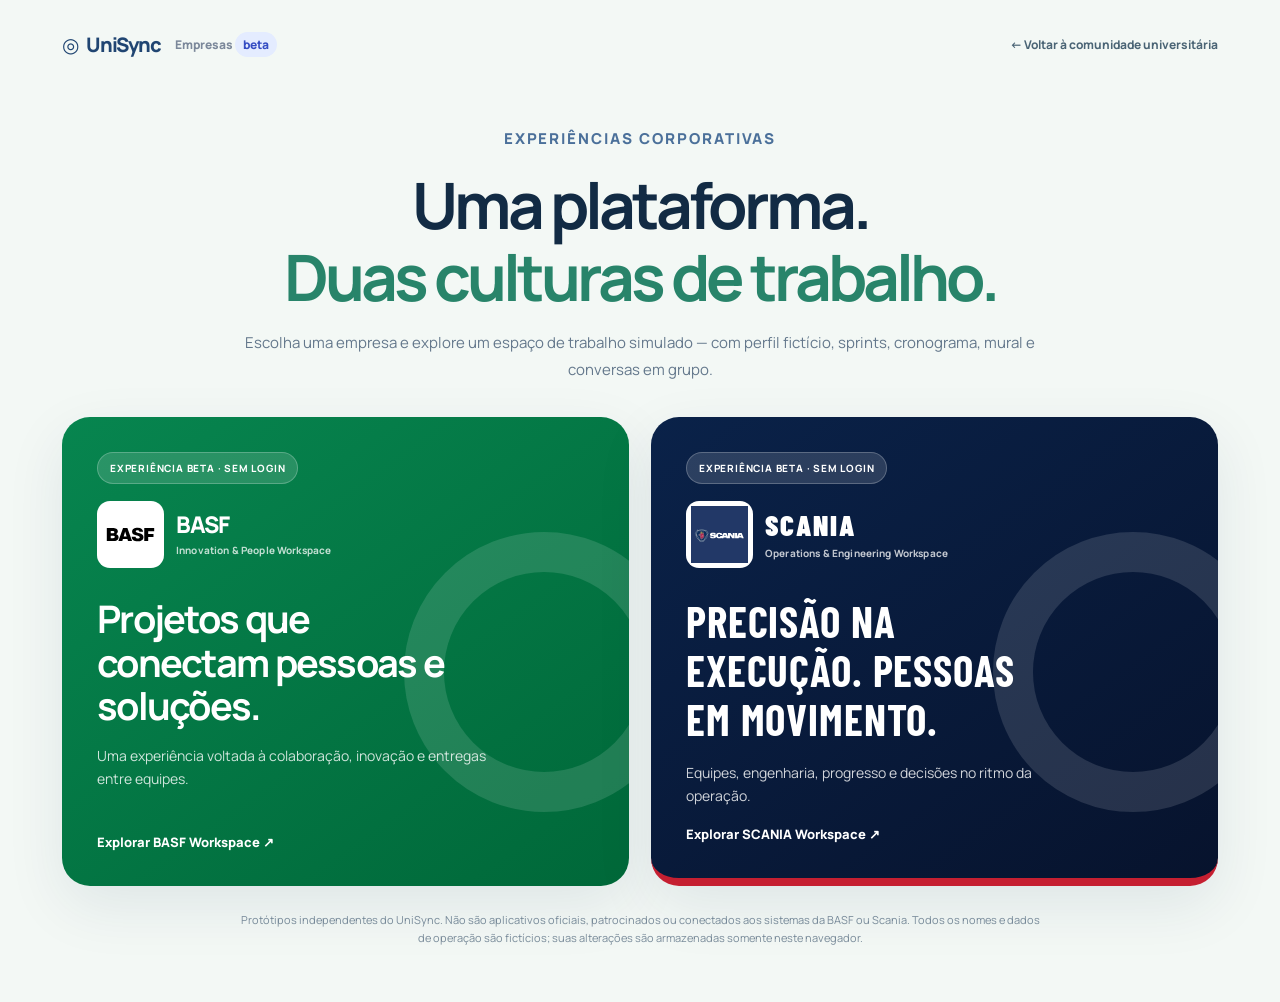
<file: empresas/index.html>
<!doctype html>
<html lang="pt-BR">
<head>
<meta charset="utf-8">
<meta name="viewport" content="width=device-width,initial-scale=1,viewport-fit=cover">
<meta name="theme-color" content="#0c6743">
<title>UniSync Empresas · Beta</title>
<meta name="description" content="Protótipos empresariais independentes do UniSync para BASF e Scania, com dados fictícios.">
<link rel="preconnect" href="https://fonts.googleapis.com">
<link rel="preconnect" href="https://fonts.gstatic.com" crossorigin>
<link href="https://fonts.googleapis.com/css2?family=Barlow+Condensed:wght@500;600;700;800&family=DM+Sans:wght@400;500;600;700;800&family=Manrope:wght@400;500;600;700;800&display=swap" rel="stylesheet">
<link rel="stylesheet" href="./styles.css">
</head>
<body><div id="corp-app"><p style="padding:32px;font:600 16px sans-serif">Carregando UniSync Empresas...</p></div><script type="module" src="./app.js"></script></body>
</html>
</file>
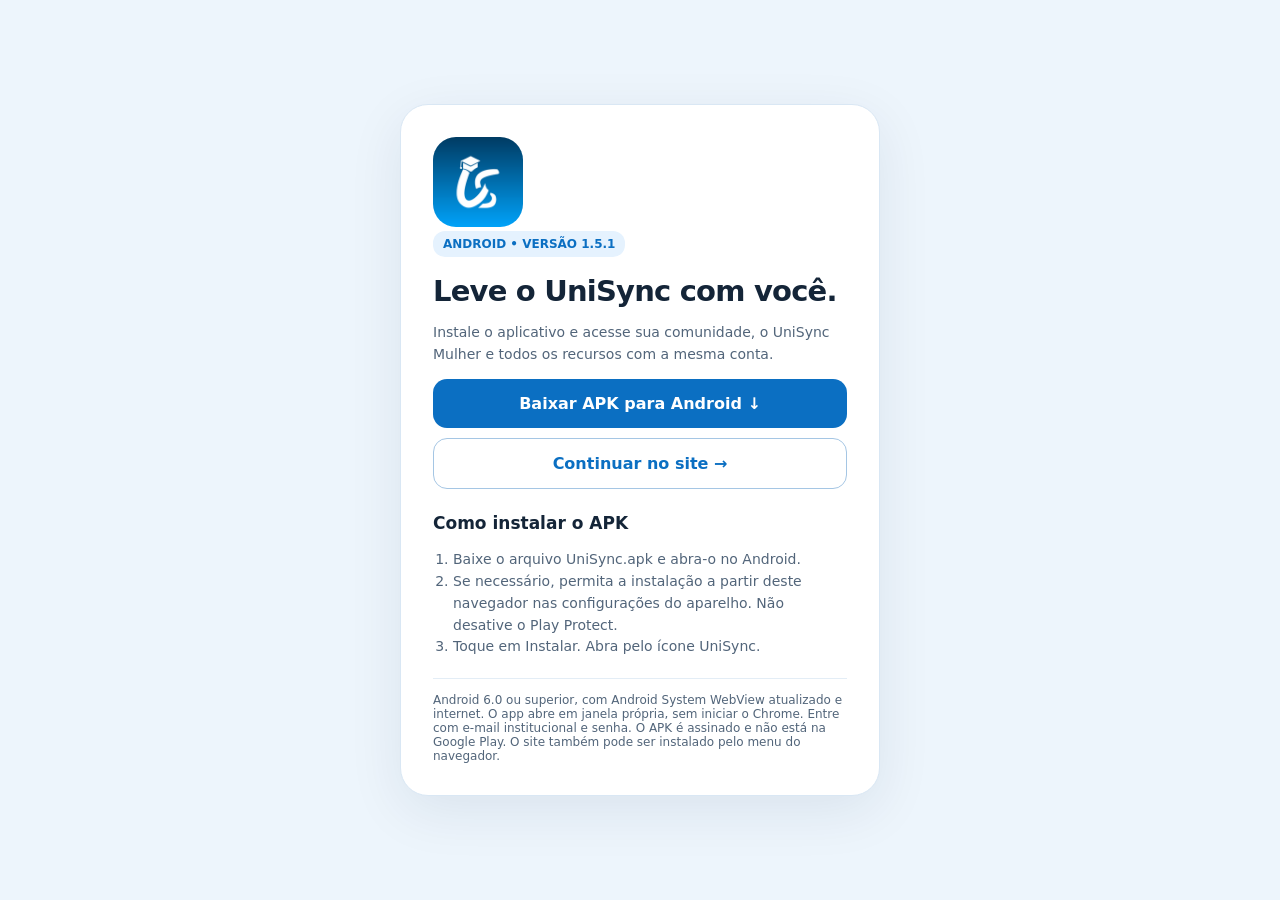
<file: instalar.html>
<!doctype html>
<html lang="pt-BR">
<head><meta charset="utf-8"><meta name="viewport" content="width=device-width,initial-scale=1,viewport-fit=cover"><meta name="theme-color" content="#0F1A2B"><link rel="manifest" href="./manifest.webmanifest"><title>Instalar UniSync</title><style>
*{box-sizing:border-box}body{margin:0;background:#edf5fc;color:#142538;font-family:Inter,system-ui,sans-serif;min-height:100dvh;display:grid;place-items:center;padding:24px}main{width:min(100%,480px);background:#fff;border:1px solid #d9e7f4;border-radius:28px;padding:32px;box-shadow:0 15px 55px #102a4a15}img{width:90px;height:90px;border-radius:23px}h1{font-size:29px;letter-spacing:-.8px;margin:17px 0 8px}p,li{line-height:1.55;color:#52657a;font-size:14px}a,button{font:inherit}.primary,.secondary{display:flex;align-items:center;justify-content:center;text-decoration:none;width:100%;font-weight:700;border-radius:14px;padding:15px 12px;margin:10px 0;cursor:pointer}.primary{background:#0b6fc2;color:#fff;border:0}.secondary{background:transparent;border:1px solid #a5c6e4;color:#0b6fc2}button[hidden]{display:none}.tag{display:inline-block;font-size:12px;color:#0b6fc2;background:#e5f2fe;padding:6px 10px;border-radius:12px;font-weight:600}footer{border-top:1px solid #e3edf6;margin-top:20px;padding-top:14px;font-size:12px;color:#52657a}ol{padding-left:20px}a:focus-visible,button:focus-visible{outline:3px solid #8353c7;outline-offset:3px}@media(prefers-color-scheme:dark){body{background:#0f1a2b;color:#e4effb}main{background:#16263b;border-color:#2a3c52}p,li,footer{color:#b3c4d8}.secondary{color:#a3d4ff;border-color:#446281}.tag{background:#233d5b;color:#b4dcff}footer{border-color:#2a3c52}}</style></head>
<body><main><img src="icon-192.png" alt="UniSync"><br><span class="tag">ANDROID • VERSÃO 1.5.1</span><h1>Leve o UniSync com você.</h1><p>Instale o aplicativo e acesse sua comunidade, o UniSync Mulher e todos os recursos com a mesma conta.</p><a class="primary" href="./UniSync.apk?v=1.5.1" download="UniSync.apk">Baixar APK para Android ↓</a><button class="secondary" id="pwa" hidden>Instalar pelo navegador</button><a class="secondary" href="./social-v12/">Continuar no site →</a><h2 style="font-size:17px;margin-top:24px">Como instalar o APK</h2><ol><li>Baixe o arquivo UniSync.apk e abra-o no Android.</li><li>Se necessário, permita a instalação a partir deste navegador nas configurações do aparelho. Não desative o Play Protect.</li><li>Toque em Instalar. Abra pelo ícone UniSync.</li></ol><footer>Android 6.0 ou superior, com Android System WebView atualizado e internet. O app abre em janela própria, sem iniciar o Chrome. Entre com e-mail institucional e senha. O APK é assinado e não está na Google Play. O site também pode ser instalado pelo menu do navegador.</footer></main><script>let promptEvent;const btn=document.getElementById('pwa');window.addEventListener('beforeinstallprompt',e=>{e.preventDefault();promptEvent=e;btn.hidden=false;});btn.onclick=async()=>{if(promptEvent){await promptEvent.prompt();promptEvent=null;btn.hidden=true;}};if('serviceWorker'in navigator)navigator.serviceWorker.register('./sw.js').catch(console.warn);</script></body></html>
</file>
<file: empresas/styles.css>
:root{font-family:"Manrope",Arial,sans-serif;font-size:14px;--accent:#0b8754;--accent-dark:#006d41;--ink:#19392f;--muted:#74877f;--bg:#f3f8f5;--surface:#fff;--line:#e1ece5;--aside:#fff;--hero:#0d7f4a;--hero2:#039a69;--light:#e5f5ec;--shadow:0 8px 30px rgba(18,69,43,.06)}*{box-sizing:border-box}html,body{margin:0;min-height:100%;scroll-behavior:smooth}body{background:var(--bg);color:var(--ink)}button,input,select,textarea{font:inherit}button,a{transition:background .15s,border-color .15s,transform .15s}button{cursor:pointer}button:focus-visible,a:focus-visible,input:focus-visible,select:focus-visible,textarea:focus-visible{outline:3px solid #65b5ed;outline-offset:2px}a{color:inherit;text-decoration:none}h1,h2,h3,h4,p{margin:0}p{line-height:1.65}body[data-company="scania"]{--accent:#113d78;--accent-dark:#10294b;--ink:#172947;--muted:#7c8ca6;--bg:#edf2f8;--surface:#fff;--line:#dde5f0;--aside:#0a1a39;--hero:#091f44;--hero2:#154b87;--light:#e8eff8;--shadow:0 10px 30px rgba(18,49,95,.07);font-family:"DM Sans",sans-serif}body[data-company="scania"] h1,body[data-company="scania"] h2,body[data-company="scania"] h3,body[data-company="scania"] .c-brand-lock strong{font-family:"Barlow Condensed",sans-serif;letter-spacing:.02em}body[data-company="scania"] h1{font-weight:800;line-height:1.03;text-transform:uppercase}body[data-company="scania"] .c-eyebrow{letter-spacing:.18em}body[data-company="scania"] .c-btn.c-primary{background:#c9273c}body[data-company="scania"] .c-btn.c-primary:hover{background:#b51d30}
.c-chooser{max-width:1220px;margin:0 auto;padding:31px 32px 54px}.c-chooser-head{display:flex;align-items:center;justify-content:space-between;gap:14px}.c-uni-logo{display:flex;gap:7px;align-items:center;font-size:20px;color:#204572}.c-uni-logo strong{font-weight:900;letter-spacing:-.06em}.c-uni-logo span{margin-left:7px;font-size:12px;font-weight:800;color:#7b889a}.c-uni-logo em{font-style:normal;background:#e4ecff;color:#354dc3;border-radius:99px;padding:4px 8px}.c-back{font-size:12px;font-weight:750;color:#4a6475}.c-back:hover{text-decoration:underline}.c-chooser-copy{text-align:center;max-width:810px;margin:67px auto 34px}.c-chooser-copy .c-eyebrow{color:#4b709a}.c-chooser-copy h1{font-size:clamp(37px,5vw,65px);letter-spacing:-.062em;line-height:1.12;color:#122b44;margin:17px 0}.c-chooser-copy h1 em{font-style:normal;color:#28846a}.c-chooser-copy p{font-size:15px;color:#64788c;line-height:1.8}.c-choices{display:grid;grid-template-columns:repeat(2,minmax(0,1fr));gap:22px}.c-choice{display:flex;flex-direction:column;gap:17px;padding:35px;min-height:375px;border-radius:28px;box-shadow:0 20px 60px #0e294d16;position:relative;overflow:hidden}.c-choice::after{content:"";position:absolute;right:-55px;top:115px;width:200px;height:200px;border:40px solid #ffffff20;border-radius:100%}.c-choice.basf{background:linear-gradient(145deg,#07854f,#006839);color:white}.c-choice.scania{background:linear-gradient(145deg,#0a2249,#07132d);color:white;border-bottom:8px solid #c51f31}.c-choice:hover{transform:translateY(-4px)}.c-choice-badge{display:inline-block;align-self:flex-start;padding:8px 12px;border-radius:100px;background:#ffffff24;border:1px solid #ffffff3a;font-weight:750;font-size:10px;letter-spacing:.08em}.c-choice h2{font-size:clamp(29px,3vw,38px);line-height:1.14;max-width:370px;letter-spacing:-.045em;margin-top:12px;z-index:1}.c-choice.scania h2{font-family:"Barlow Condensed";text-transform:uppercase;letter-spacing:.02em;font-size:43px}.c-choice p{color:#ffffffcf;max-width:390px;z-index:1}.c-choice-open{font-weight:800;font-size:13px;margin-top:auto;z-index:1}.c-disclaimer{margin:25px auto 0;max-width:800px;text-align:center;color:#7a8c9b;font-size:11px;line-height:1.7}
.c-brand-lock{display:flex;align-items:center;gap:12px;min-width:0}.c-brand-lock strong{display:block;font-size:23px;font-weight:900;letter-spacing:-.055em;line-height:1}.c-brand-lock small{display:block;font-size:10px;font-weight:750;opacity:.75;margin-top:7px;letter-spacing:.015em}.c-brand-lock.scania strong{letter-spacing:.07em;font-family:"Barlow Condensed",sans-serif;font-size:29px}.c-symbol{background:#fff;border-radius:10px;width:47px;height:47px;flex:none;display:grid;place-items:center;padding:5px;overflow:hidden}.c-symbol img{max-height:100%;max-width:100%;width:100%;height:100%;object-fit:contain}.c-choice .c-symbol{width:67px;height:67px;border-radius:13px}
.c-shell{min-height:100vh;display:grid;grid-template-columns:258px minmax(0,1fr)}.c-side{background:var(--aside);border-right:1px solid var(--line);display:flex;flex-direction:column;position:sticky;top:0;height:100vh;padding:28px 15px;gap:17px;z-index:10;overflow-y:auto}.c-brand-link{display:block;margin:4px 10px 23px}.c-brand-lock{color:#fff}body[data-company="basf"] .c-side .c-brand-lock{color:#0c6a46}body[data-company="scania"] .c-side{border-color:#273b5a}body[data-company="scania"] .c-side .c-brand-lock{color:#fff}body[data-company="scania"] .c-side-cap{color:#7f96bc}body[data-company="scania"] .c-nav button{color:#b4c4de}body[data-company="scania"] .c-nav button:hover{background:#1e3153;color:#fff}body[data-company="scania"] .c-nav button.active{background:#253a5e;color:#fff;border-left:3px solid #e73347}body[data-company="scania"] .c-side-bottom,body[data-company="scania"] .c-side-switch{border-color:#273b5a;color:#cbd7ea}body[data-company="scania"] .c-side-bottom small,body[data-company="scania"] .c-side-switch a{color:#9eb1d0}.c-side-cap{font-size:10px;color:#95a69f;letter-spacing:.14em;font-weight:900;margin:0 12px}.c-nav{display:flex;flex-direction:column;gap:5px}.c-nav button{border:0;background:transparent;width:100%;text-align:left;padding:13px 15px;display:flex;align-items:center;gap:13px;border-radius:12px;color:#597266;font-size:12px;font-weight:800}.c-nav button span{width:20px;font-size:18px;text-align:center}.c-nav button:hover{background:#e6f3eb;color:#0d8651}.c-nav button.active{background:#dcf2e7;color:#087546}.c-side-bottom{display:flex;align-items:center;gap:10px;padding:18px 10px;border-top:1px solid var(--line);margin-top:auto}.c-side-bottom strong{display:block;font-size:12px}.c-side-bottom small{display:block;color:var(--muted);font-size:10px;margin-top:2px}.c-side-switch{display:flex;flex-direction:column;gap:11px;font-size:11px;font-weight:800;color:#698274;padding:0 13px}.c-side-switch a:hover{text-decoration:underline}.c-user-avatar,.c-avatar,.c-person-avatar{border-radius:13px;background:#d9f2e5;color:#126d48;display:grid;place-items:center;flex:none;font-weight:900}.c-user-avatar{width:42px;height:42px}.c-frame{min-width:0}.c-topbar{height:77px;background:var(--surface);border-bottom:1px solid var(--line);display:flex;align-items:center;justify-content:space-between;padding:0 33px;gap:15px;position:sticky;top:0;z-index:6}.c-topbar-left{display:flex;align-items:center;gap:15px;font-size:14px}.c-beta-pill{padding:8px 11px;background:var(--light);color:var(--accent);border-radius:100px;font-weight:850;letter-spacing:.07em;font-size:10px;white-space:nowrap}.c-topbar-right{display:flex;align-items:center;gap:11px}.c-topbar-right>span{font-size:11px;color:var(--muted)}.c-main{max-width:1480px;margin:0 auto;padding:29px 34px 55px}.c-btn{display:inline-flex;align-items:center;justify-content:center;gap:8px;border:1px solid transparent;background:transparent;color:var(--ink);padding:11px 16px;border-radius:11px;font-size:12px;font-weight:850;white-space:nowrap}.c-btn:hover{transform:translateY(-1px)}.c-primary{background:var(--accent);color:#fff}.c-primary:hover{background:var(--accent-dark)}.c-soft,.c-light{background:var(--light);color:var(--accent-dark)}.c-ghost{border-color:#ffffff69;color:#fff}.c-link{color:var(--accent);padding:8px 5px}.c-mini{padding:5px 8px;background:var(--light);font-size:14px}.c-newtask{padding:11px;border:1px dashed var(--line);width:100%;color:var(--accent)}.c-danger{color:#a32235;background:#fff0f1}.c-delete{background:#fdf0f1;color:#b3293b;border-radius:50%;padding:5px 10px}.c-destructive{color:#ae2c3f!important}.c-eyebrow{font-size:10px;font-weight:900;letter-spacing:.13em;color:var(--accent);display:block;text-transform:uppercase}.c-section-head{display:flex;align-items:flex-end;justify-content:space-between;gap:18px;margin:0 0 25px}.c-section-head h1{font-size:35px;line-height:1.2;letter-spacing:-.048em;margin:8px 0 7px}.c-section-head p{color:var(--muted);font-size:13px}.c-tag{display:inline-flex;border-radius:100px;background:var(--light);color:var(--accent-dark);padding:6px 9px;font-size:10px;font-weight:900;letter-spacing:.04em}.c-work-hero{display:flex;justify-content:space-between;min-height:258px;padding:37px 42px;background:linear-gradient(117deg,var(--hero),var(--hero2));border-radius:24px;color:#fff;position:relative;overflow:hidden}.c-work-hero:before{content:"";position:absolute;right:12%;top:-180px;width:440px;height:440px;border:1px solid #ffffff25;border-radius:50%}.c-work-hero-text{z-index:2;max-width:690px}.c-work-hero .c-eyebrow{color:#ffffffb8}.c-work-hero h1{font-size:clamp(29px,3.2vw,46px);line-height:1.13;letter-spacing:-.06em;margin:12px 0}.c-work-hero p{color:#ffffffce;font-size:13px;max-width:450px}.c-hero-actions{display:flex;gap:9px;flex-wrap:wrap;margin-top:22px}.c-work-hero .c-primary{background:#fff;color:var(--accent-dark)}body[data-company="scania"] .c-work-hero .c-primary{background:#d32a3a;color:#fff}.c-hero-art{font-size:165px;line-height:1;opacity:.16;display:flex;flex-direction:column;align-items:center;align-self:center}.c-hero-art small{font-size:9px;letter-spacing:.3em}.c-welcome{display:flex;justify-content:space-between;gap:16px;align-items:center;margin:26px 0}.c-welcome strong{display:block;font-size:17px}.c-welcome span:not(.c-tag){display:block;color:var(--muted);font-size:12px;margin-top:5px}.c-stats{display:grid;grid-template-columns:repeat(4,minmax(0,1fr));gap:14px;margin-bottom:20px}.c-stats article{padding:23px 18px;background:var(--surface);border-radius:17px;border:1px solid var(--line);box-shadow:var(--shadow)}.c-stats small{display:block;font-size:10px;letter-spacing:.06em;font-weight:900;color:var(--muted)}.c-stats strong{display:block;font-size:34px;line-height:1.1;margin:12px 0 8px;letter-spacing:-.06em}.c-stats span{font-size:10px;color:var(--muted)}.c-dashboard-grid{display:grid;grid-template-columns:minmax(0,1.35fr) minmax(0,1fr);gap:19px}.c-panel{background:var(--surface);border:1px solid var(--line);border-radius:20px;padding:24px;box-shadow:var(--shadow);min-width:0}.c-panel-head{display:flex;align-items:center;justify-content:space-between;gap:13px;margin-bottom:16px}.c-panel-head h2{font-size:18px;letter-spacing:-.03em}.c-muted{color:var(--muted);font-size:12px}.c-progress{height:9px;border-radius:100px;background:var(--light);overflow:hidden;margin:18px 0 8px}.c-progress>span{height:100%;display:block;border-radius:100px;background:var(--accent);transition:width .3s}body[data-company="scania"] .c-progress>span{background:#d42b42}.c-progress-info{display:flex;justify-content:space-between;color:var(--muted);font-size:11px;margin-bottom:18px}.c-progress-info strong{color:var(--accent)}.c-mini-tasks>div{display:flex;align-items:center;gap:10px;padding:12px 0;border-top:1px solid var(--line)}.c-mini-tasks strong{font-size:12px;display:block}.c-mini-tasks small{display:block;font-size:10px;color:var(--muted)}.c-task-marker{height:12px;width:12px;border:3px solid var(--accent);border-radius:50%;flex:none}.c-mini-tasks .c-priority{margin-left:auto}.c-next{display:flex;gap:13px;align-items:center;padding:15px 0;border-top:1px solid var(--line)}.c-next-date{min-width:80px;text-align:center;padding:10px 7px;border-radius:9px;background:var(--light);color:var(--accent);font-size:11px;font-weight:800}.c-next strong{font-size:12px;display:block}.c-next small{font-size:11px;color:var(--muted)}.c-dashboard-wall{margin-top:20px}.c-wall-preview{display:grid;grid-template-columns:repeat(2,minmax(0,1fr));gap:12px}.c-wall-preview>div{display:flex;gap:12px;background:var(--light);padding:15px;border-radius:12px}.c-wall-preview>div>span{font-size:23px;color:var(--accent)}.c-wall-preview strong{font-size:12px}.c-wall-preview p{font-size:11px;color:var(--muted);margin-top:6px}
.c-sprint-head{background:var(--surface);border-radius:17px 17px 0 0;padding:19px 24px;border:1px solid var(--line);display:flex;justify-content:space-between;align-items:center}.c-sprint-head h2{font-size:20px;margin:9px 0 4px}.c-sprint-head p{font-size:12px;color:var(--muted)}.c-sprint-head>div:last-child{text-align:center}.c-sprint-head>div:last-child strong{display:block;font-size:27px}.c-sprint-head>div:last-child small{font-size:10px;color:var(--muted)}.c-sprint-progress{margin:0 0 19px;border-radius:0;height:6px}.c-kanban{display:grid;grid-template-columns:repeat(4,minmax(220px,1fr));gap:13px;overflow-x:auto;padding-bottom:6px}.c-kanban-col{background:#eaf0ec;border-radius:15px;padding:12px;min-height:290px}body[data-company="scania"] .c-kanban-col{background:#e1e9f3}.c-col-head{display:flex;justify-content:space-between;align-items:center;padding:9px 5px 16px}.c-col-head h3{display:flex;align-items:center;gap:7px;font-size:12px}.c-col-head>span{background:#ffffffbd;border-radius:100px;padding:4px 8px;color:var(--muted);font-weight:850;font-size:11px}.c-col-dot{height:8px;width:8px;border-radius:50%;background:#a3aeba}.c-col-dot.s1{background:#538aca}.c-col-dot.s2{background:#e5aa3b}.c-col-dot.s3{background:#25a66c}.c-task{padding:15px;background:#fff;border:1px solid var(--line);border-radius:12px;margin-bottom:10px;box-shadow:0 3px 13px #1a36470a}.c-task-top,.c-task-footer{display:flex;align-items:center;justify-content:space-between;gap:6px}.c-task-top small{color:var(--muted);font-size:9px}.c-priority{font-size:9px;padding:5px 7px;background:#eaf3fb;color:#385f9e;border-radius:100px;white-space:nowrap}.c-priority.hi{color:#b53b45;background:#ffebeb}.c-priority.mid{color:#9a7620;background:#fff4d8}.c-priority.low{color:#28816b;background:#e8f6ed}.c-task h4{font-size:13px;line-height:1.5;margin:12px 0}.c-task>p{font-size:10px;color:var(--muted);margin-bottom:16px}.c-task-footer{border-top:1px solid var(--line);padding-top:11px}.c-task-footer>span{font-size:10px;color:var(--muted)}.c-task-footer .c-btn{padding:4px 7px}.c-note{color:var(--muted);font-size:11px;line-height:1.65;margin:16px 0}.c-timeline-layout{display:grid;grid-template-columns:minmax(0,1.2fr) minmax(0,1fr);gap:17px}.c-calendar{display:grid;grid-template-columns:repeat(7,minmax(0,1fr));gap:5px}.c-weekday{text-align:center;color:var(--muted);font-size:10px;font-weight:900;padding:10px 0}.c-cal-day,.c-emptyday{min-height:75px;padding:8px;background:var(--bg);border:1px solid var(--line);border-radius:8px;min-width:0}.c-cal-day.today{border:2px solid var(--accent);background:var(--light)}.c-cal-day strong{font-size:11px}.c-cal-day small{display:block;font-size:8px;white-space:nowrap;text-overflow:ellipsis;overflow:hidden;margin-top:4px;background:var(--accent);color:white;padding:3px;border-radius:4px}.c-milestone{display:flex;align-items:center;gap:13px;padding:15px 0;border-bottom:1px solid var(--line)}.c-milestone:last-child{border:0}.c-date-block{display:flex;flex-direction:column;align-items:center;justify-content:center;width:55px;height:62px;flex:none;border-radius:12px;background:var(--light);color:var(--accent)}.c-date-block b{font-size:20px}.c-date-block span{font-size:10px}.c-milestone>div:nth-child(2){flex:1;min-width:0}.c-milestone h3{font-size:13px;margin:8px 0 3px}.c-milestone small{color:var(--muted);font-size:11px}.c-wall-list{max-width:850px;display:flex;flex-direction:column;gap:17px}.c-wall-post{padding:29px}.c-wall-author{display:flex;align-items:center;gap:11px}.c-avatar{height:39px;width:39px;font-size:12px}.c-wall-author strong{display:block;font-size:12px}.c-wall-author small{font-size:10px;color:var(--muted)}.c-wall-author .c-tag{margin-left:auto}.c-wall-post h2{font-size:20px;margin:21px 0 10px}.c-wall-post>p{font-size:13px;line-height:1.8;white-space:pre-wrap;overflow-wrap:anywhere}.c-wall-post-actions{display:flex;gap:16px;border-top:1px solid var(--line);margin-top:23px;padding-top:13px}.c-comments{padding:14px;border-radius:12px;background:var(--bg)}.c-comments>div{padding:7px 0;font-size:12px}.c-comments form{display:flex;gap:6px;margin-top:10px}.c-comments input{flex:1;width:100%;border:1px solid var(--line);padding:10px;border-radius:8px}.c-comments button{background:var(--accent);color:#fff;border:0;border-radius:8px;padding:9px 11px;font-weight:750}.c-chat-layout{display:grid;grid-template-columns:285px minmax(0,1fr);min-height:525px;background:#fff;border:1px solid var(--line);border-radius:20px;overflow:hidden;box-shadow:var(--shadow)}.c-chat-list{background:var(--bg);border-right:1px solid var(--line);padding:21px 12px}.c-chat-list-cap{font-size:10px;letter-spacing:.12em;color:var(--muted);font-weight:900;padding:0 12px 13px}.c-chat-list button{width:100%;text-align:left;display:flex;align-items:center;gap:10px;border:0;background:transparent;border-radius:12px;padding:12px;color:var(--ink)}.c-chat-list button.active{background:var(--light)}.c-chat-list button>span{font-weight:850;color:var(--accent);font-size:20px}.c-chat-list strong{font-size:12px}.c-chat-list small{display:block;font-size:10px;color:var(--muted);line-height:1.4}.c-chat-main{display:flex;flex-direction:column;min-width:0;min-height:500px}.c-chat-header{height:82px;display:flex;align-items:center;gap:11px;padding:15px 22px;border-bottom:1px solid var(--line)}.c-chat-roomicon{width:40px;height:40px;border-radius:11px;background:var(--light);display:grid;place-items:center;color:var(--accent);font-size:23px;font-weight:900}.c-chat-header strong{display:block}.c-chat-header span:not(.c-tag){font-size:10px;color:var(--muted)}.c-chat-header .c-tag{margin-left:auto}.c-chat-messages{flex:1;min-height:295px;max-height:500px;overflow-y:auto;padding:27px 21px;background:linear-gradient(120deg,#fff,#fafcfd)}.c-msg{display:flex;gap:10px;margin-bottom:20px;max-width:80%}.c-msg.own{margin-left:auto;flex-direction:row-reverse}.c-msg-bubble{background:var(--bg);padding:12px 15px;border-radius:13px;min-width:130px}.c-msg.own .c-msg-bubble{background:var(--light)}.c-msg-bubble>div{display:flex;align-items:center;gap:13px}.c-msg-bubble strong{font-size:11px}.c-msg-bubble small{font-size:9px;color:var(--muted)}.c-msg-bubble p{font-size:12px;line-height:1.6;margin-top:7px;overflow-wrap:anywhere;white-space:pre-wrap}.c-chat-send{display:flex;gap:9px;padding:17px;border-top:1px solid var(--line)}.c-chat-send input{flex:1;min-width:0;border:1px solid var(--line);border-radius:9px;padding:13px;font-size:12px}.c-chat-send button{border:0;border-radius:10px;background:var(--accent);color:#fff;padding:10px 18px;font-size:12px;font-weight:850}.c-people-grid{display:grid;grid-template-columns:repeat(3,minmax(0,1fr));gap:16px}.c-person{text-align:center;padding:30px 16px}.c-person-avatar{width:71px;height:71px;margin:0 auto 19px;border-radius:22px;font-size:23px}.c-person h3{font-size:16px;margin-bottom:8px}.c-person>strong{display:block;color:var(--accent);font-size:12px}.c-person p{font-size:11px;color:var(--muted);margin:6px 0 14px}.c-person .c-btn{margin-top:21px}.c-search-wrap{display:flex;align-items:center;gap:9px;max-width:480px;border:1px solid var(--line);background:#fff;padding:12px 15px;border-radius:12px;margin-bottom:20px}.c-search-wrap input{outline:none;border:0;width:100%;font-size:12px}.c-profile-hero{max-width:850px;border:1px solid var(--line);border-radius:20px;overflow:hidden;background:#fff;margin-bottom:18px}.c-profile-cover{height:130px;background:linear-gradient(125deg,var(--hero),var(--hero2));position:relative}.c-profile-cover:before{content:"";position:absolute;inset:0;background:repeating-linear-gradient(120deg,transparent,transparent 30px,#ffffff08 31px,#ffffff08 32px)}.c-profile-box{display:flex;align-items:center;gap:17px;padding:10px 25px 24px}.c-avatar.big{width:73px;height:73px;border-radius:23px;font-size:28px;margin-top:-44px;border:5px solid #fff}.c-profile-box h2{font-size:19px}.c-profile-box p{font-size:12px;color:var(--muted)}.c-profile-box small{font-size:10px}.c-profile-box .c-tag{margin-left:auto}.c-profile-form{max-width:850px}.c-profile-form h2{margin-bottom:16px}.c-profile-form label,.c-modal label{display:block;font-size:12px;font-weight:800;color:var(--ink);margin-bottom:16px}.c-profile-form input,.c-profile-form textarea,.c-modal input,.c-modal textarea,.c-modal select{display:block;width:100%;margin-top:8px;border:1px solid var(--line);background:#fff;border-radius:10px;padding:12px 13px;color:var(--ink);font-size:12px}.c-profile-form textarea,.c-modal textarea{min-height:100px;resize:vertical}.c-two{display:grid;grid-template-columns:repeat(2,minmax(0,1fr));gap:13px}.c-controls-bottom{display:flex;gap:10px;margin-top:15px}.c-modal-overlay{position:fixed;inset:0;background:#102438aa;display:grid;place-items:center;padding:18px;z-index:99}.c-modal{width:min(520px,100%);max-height:90vh;overflow-y:auto;background:#fff;padding:25px;border-radius:23px;box-shadow:0 25px 70px #04142c66}.c-modal>header{display:flex;justify-content:space-between;margin-bottom:24px}.c-modal h2{font-size:23px;margin-top:8px}.c-modal footer{display:flex;justify-content:flex-end;gap:8px;margin-top:14px}.c-toast{position:fixed;right:24px;bottom:20px;background:#172d2a;color:#fff;padding:13px 17px;border-radius:12px;box-shadow:0 14px 40px #0f2d2a44;font-weight:750;z-index:100}.c-toast.error{background:#a5263f}.c-mobile-nav{display:none}
@media(max-width:1200px){.c-shell{grid-template-columns:220px minmax(0,1fr)}.c-main{padding:24px 22px}.c-side{padding:20px 9px}.c-stats{grid-template-columns:repeat(2,minmax(0,1fr))}.c-people-grid{grid-template-columns:repeat(2,minmax(0,1fr))}.c-dashboard-grid{grid-template-columns:1fr}.c-timeline-layout{grid-template-columns:1fr}.c-topbar-right>span{display:none}}
@media(max-width:800px){.c-shell{display:block}.c-side{display:none}.c-topbar{padding:0 14px;height:66px}.c-topbar-left{gap:7px;font-size:12px}.c-main{padding:16px 14px 86px}.c-work-hero{padding:29px 24px;border-radius:17px;min-height:250px}.c-work-hero h1{font-size:32px}.c-hero-art{display:none}.c-chooser{padding:23px 16px}.c-chooser-copy{margin:50px auto 27px}.c-choices{grid-template-columns:1fr}.c-choice{min-height:300px;padding:28px}.c-mobile-nav{position:fixed;bottom:0;left:0;right:0;z-index:12;display:grid;grid-template-columns:repeat(6,1fr);height:63px;background:var(--surface);box-shadow:0 -6px 22px #122c451c;border-top:1px solid var(--line)}.c-mobile-nav button{border:0;background:none;color:var(--muted);display:flex;flex-direction:column;justify-content:center;align-items:center;gap:2px}.c-mobile-nav button.active{color:var(--accent);background:var(--light)}.c-mobile-nav span{font-size:20px}.c-mobile-nav small{font-size:9px;font-weight:800}.c-chat-layout{grid-template-columns:1fr}.c-chat-list{display:flex;gap:7px;overflow-x:auto;padding:10px}.c-chat-list-cap{display:none}.c-chat-list button{min-width:150px}.c-chat-main{min-height:450px}.c-chat-messages{min-height:260px}.c-chat-header{height:70px}}
@media(max-width:550px){.c-chooser-head{align-items:flex-start}.c-back{max-width:148px;text-align:right}.c-chooser-copy h1{font-size:36px}.c-chooser-copy p{font-size:13px}.c-choice.scania h2{font-size:36px}.c-topbar-right .c-btn.c-soft{display:none}.c-topbar-left>strong{display:none}.c-beta-pill{font-size:9px}.c-section-head{align-items:flex-start;flex-direction:column}.c-section-head h1{font-size:32px}.c-panel{padding:17px}.c-stats{gap:9px}.c-stats article{padding:16px 11px}.c-stats strong{font-size:26px}.c-stats small{font-size:8px}.c-welcome .c-tag{display:none}.c-wall-preview{grid-template-columns:1fr}.c-kanban{grid-template-columns:repeat(4,minmax(245px,1fr))}.c-two{grid-template-columns:1fr}.c-people-grid{grid-template-columns:1fr}.c-cal-day{min-height:54px;padding:4px}.c-cal-day small{font-size:7px}.c-chat-header .c-tag{display:none}.c-msg{max-width:95%}.c-profile-box{padding:10px 15px 18px}.c-profile-box h2{font-size:16px}.c-profile-box .c-tag{display:none}}
</file>
